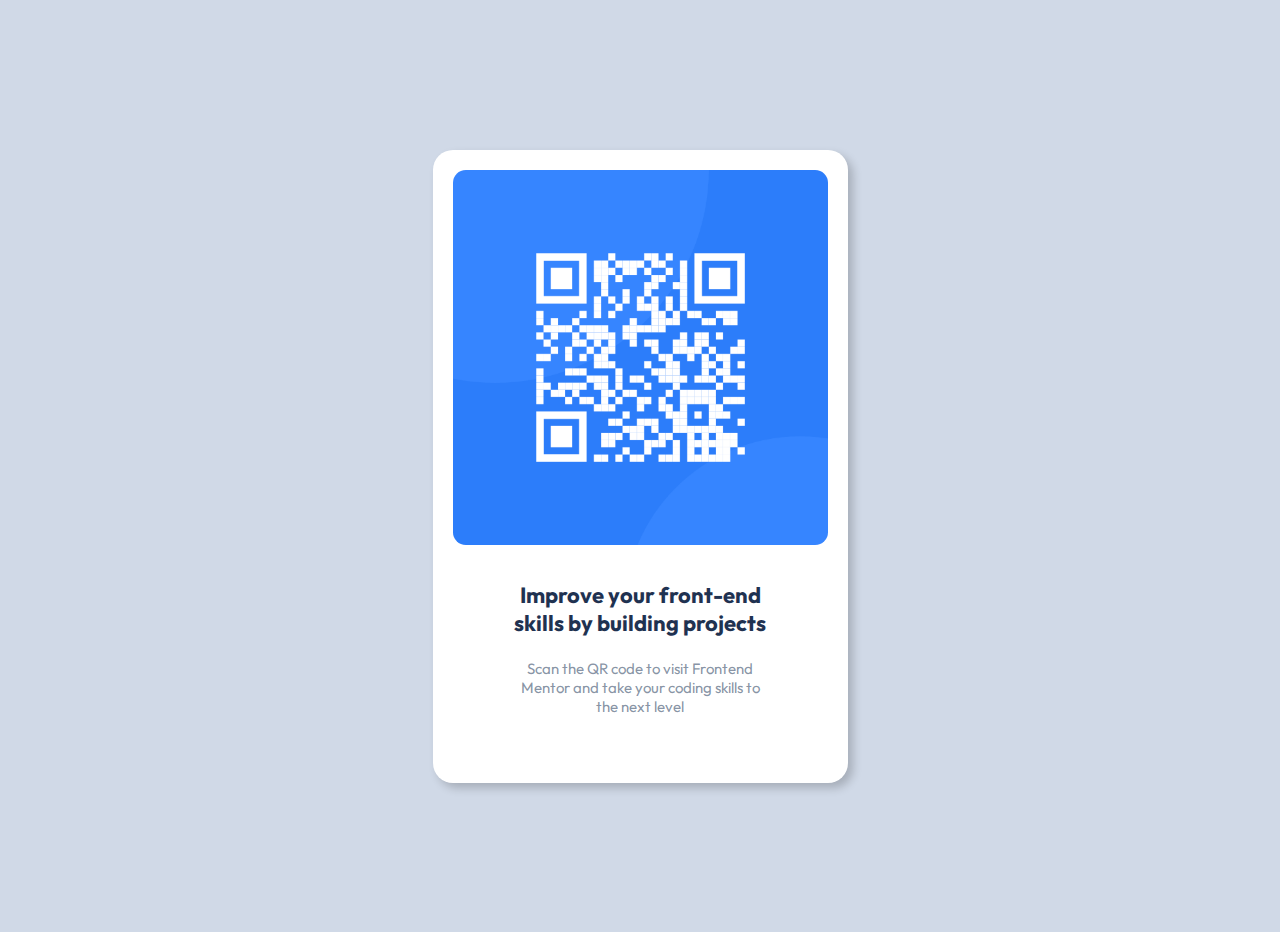
<file: index.html>
<!DOCTYPE html>
<html lang="es">
<head>
  <meta charset="UTF-8">
  <meta name="viewport" content="width=device-width, initial-scale=1.0">
  <meta name="robots" content="index, follow">
  <meta name="description" content="QR modelo básico creado por Emiliano para practicar CSS">
  <link rel="icon" type="image/png" href="../images/favicon-32x32.png">
  <link rel="stylesheet" href="../CSS/styles.css">
  <link rel="preconnect" href="https://fonts.googleapis.com">
  <link rel="preconnect" href="https://fonts.gstatic.com" crossorigin>
  <link href="https://fonts.googleapis.com/css2?family=Outfit:wght@100..900&display=swap" rel="stylesheet">
  <title>QR</title>
</head>

<body>
    <div class="container">
         <img class="container__img" src="../images/image-qr-code.png" alt="Imagen de QR azul y blanco">
        <section class="container__section">
            <h3 class="section__titulo">Improve your front-end <br/> skills by building projects</h3>
             <p class="section__parrafo">Scan the QR code to visit Frontend <br/> Mentor and take your coding skills to <br/> the next level</p>
        </section>
    </div>
</body>
</html>
</file>
<file: CSS/styles.css>
body{
    margin: 0;
    height: 100vh;
    background-color:hsl(217 32.4% 86.1%);
    font-family: 'Outfit', system-ui, sans-serif; 
    display: flex;
    /* display es una propiedad CSS fundamental que define cómo se comporta y se muestra un elemento en la página. */
    /* Es como decirle al navegador:
    “¿Este elemento se comporta como un bloque?
    “¿Como un texto en línea?”
    “¿Como un contenedor flexible?”
    “¿Como una tabla?”
    etc. */
    /* display: flex activa el modelo Flexbox en un contenedor. Esto significa que sus elementos hijos pasan a ser elementos flexibles, y se pueden organizar y alinear fácilmente en filas o columnas. */
    justify-content: center; /*centra los elementos horizontalmente*/
    align-items: center; /*centra los elementos verticalmente*/
    padding: 1rem;
}

.container{
   max-width: 23.4375rem;
   width: 100%;
   background-color: #fff;
   padding: 20px;
   border-radius: 20px;
   box-shadow: 5px 5px 10px rgba(0, 0, 0, 0.2);
   transition: box-shadow 0.5s ease, transform 0.3s ease;
   /*es una propiedad de CSS que aplica una sombra a un elemento como si estuviera elevado sobre el fondo
   
   box-shadow: offset-x offset-y blur-radius spread-radius color;

    offset-x: cuánto se desplaza la sombra horizontalmente.
    offset-y: cuánto se desplaza verticalmente.
    blur-radius: qué tan difusa es la sombra.
    spread-radius: (opcional) qué tanto se expande.
    color: el color de la sombra.
   
   */
}

.container:hover{
    transform: translateY(-20px);
    box-shadow: 50px 50px 25px rgba(0, 0, 0, 0.2);
}

.container__section{
    margin-top: 2rem;
    padding-bottom: 2rem;
}
.section__titulo{
    font-weight: 700;
    font-size: 22px;
    color: hsl(218, 44%, 22%);
    text-align: center;
}
.section__parrafo{
    font-weight: 400;
    font-size: 15px;
    text-align: center;
    color: hsla(216, 15%, 48%, 0.8);
}

.container__img{
    width: 100%;
    border-radius: 0.8rem;
    height: auto;
}
</file>
